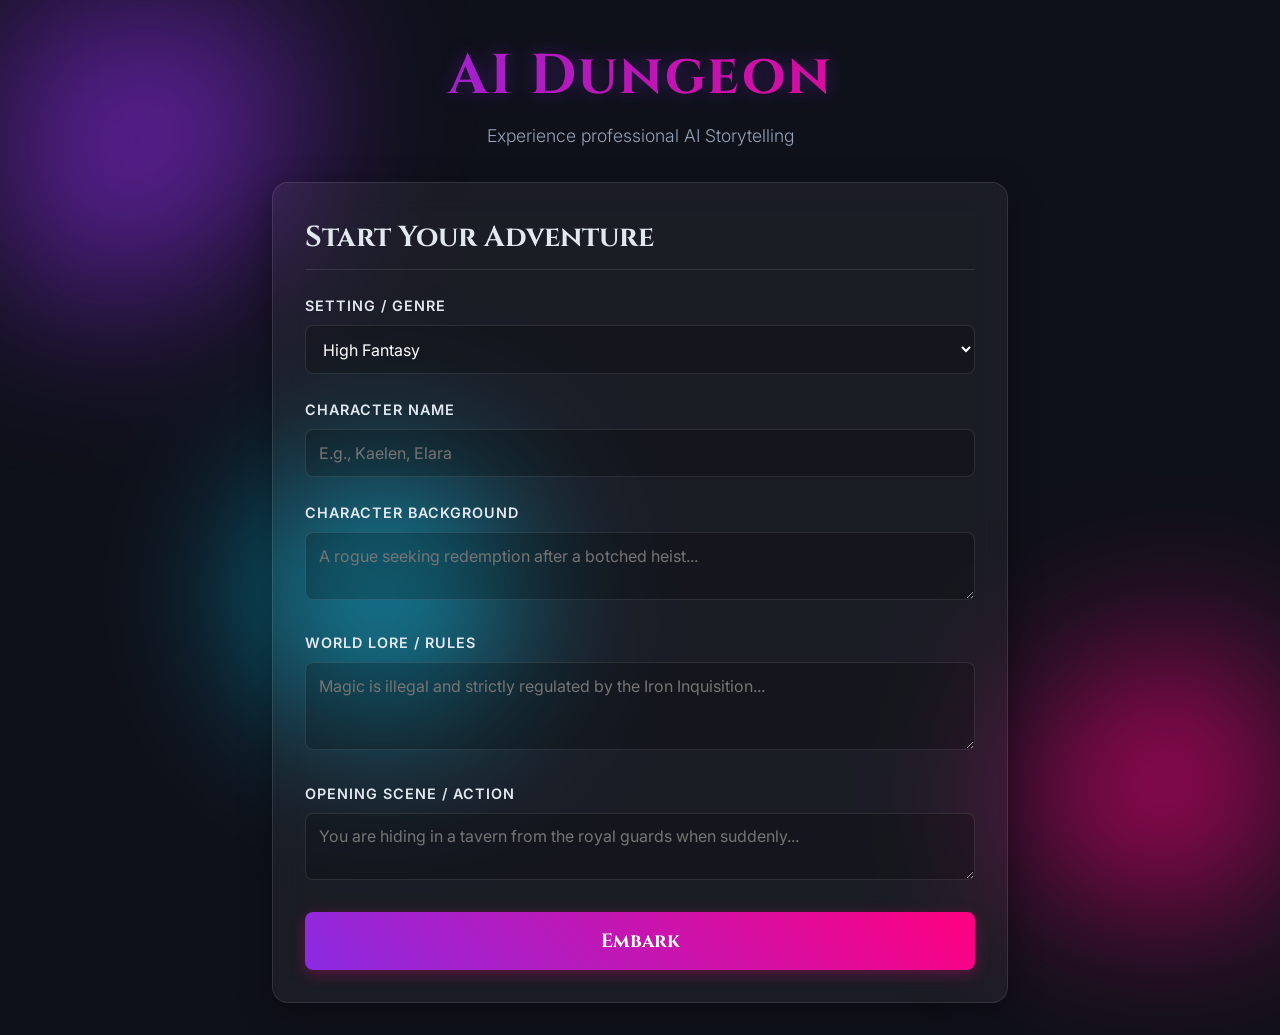
<file: ai-dungeon-story-generator/frontend/index.html>
<!DOCTYPE html>
<html lang="en">
<head>
    <meta charset="UTF-8">
    <meta name="viewport" content="width=device-width, initial-scale=1.0">
    <title>AI Dungeon - Pro Edition</title>
    <link rel="preconnect" href="https://fonts.googleapis.com">
    <link rel="preconnect" href="https://fonts.gstatic.com" crossorigin>
    <link href="https://fonts.googleapis.com/css2?family=Cinzel:wght@400;700&family=Inter:wght@300;400;600&display=swap" rel="stylesheet">
    <link rel="stylesheet" href="style.css">
    <meta name="description" content="Generate interactive fantasy stories using AI, featuring premium story generation and interactive narrative loops.">
</head>
<body>
    <div class="background-effects">
        <div class="blob blob-1"></div>
        <div class="blob blob-2"></div>
        <div class="blob blob-3"></div>
    </div>

    <main class="app-container">
        <header>
            <h1 class="glow-text">AI Dungeon</h1>
            <p class="subtitle">Experience professional AI Storytelling</p>
        </header>

        <!-- Setup Screen Section -->
        <section id="setup-screen" class="glass-panel active slide-in">
            <h2>Start Your Adventure</h2>
            
            <form id="setup-form">
                <div class="form-group">
                    <label for="genre">Setting / Genre</label>
                    <select id="genre" required>
                        <option value="High Fantasy">High Fantasy</option>
                        <option value="Dark Fantasy">Dark Fantasy</option>
                        <option value="Cyberpunk">Cyberpunk</option>
                        <option value="Cosmic Horror">Cosmic Horror</option>
                        <option value="Sci-Fi Space Opera">Sci-Fi Space Opera</option>
                    </select>
                </div>

                <div class="form-group">
                    <label for="char-name">Character Name</label>
                    <input type="text" id="char-name" placeholder="E.g., Kaelen, Elara" required autocomplete="off">
                </div>

                <div class="form-group">
                    <label for="char-details">Character Background</label>
                    <textarea id="char-details" placeholder="A rogue seeking redemption after a botched heist..." rows="2" required></textarea>
                </div>

                <div class="form-group">
                    <label for="lore">World Lore / Rules</label>
                    <textarea id="lore" placeholder="Magic is illegal and strictly regulated by the Iron Inquisition..." rows="3" required></textarea>
                </div>

                <div class="form-group">
                    <label for="starter-prompt">Opening Scene / Action</label>
                    <textarea id="starter-prompt" placeholder="You are hiding in a tavern from the royal guards when suddenly..." rows="2" required></textarea>
                </div>

                <button type="submit" class="btn-primary ripple-btn" id="start-btn">
                    <span>Embark</span>
                    <div class="loader-spinner" id="start-spinner"></div>
                </button>
            </form>
        </section>

        <!-- Story Screen Section -->
        <section id="story-screen" class="glass-panel hidden">
            <div id="story-history" class="story-history">
                <!-- Story nodes will be appended here -->
            </div>
            
            <div id="choices-container" class="choices-container">
                <!-- Interactive choices will be rendered here -->
            </div>

            <div id="loading-indicator" class="loading-overlay hidden">
                <div class="spinner"></div>
                <p>The Pro Writer is drafting your fate...</p>
            </div>
        </section>
    </main>

    <script src="script.js"></script>
</body>
</html>
</file>
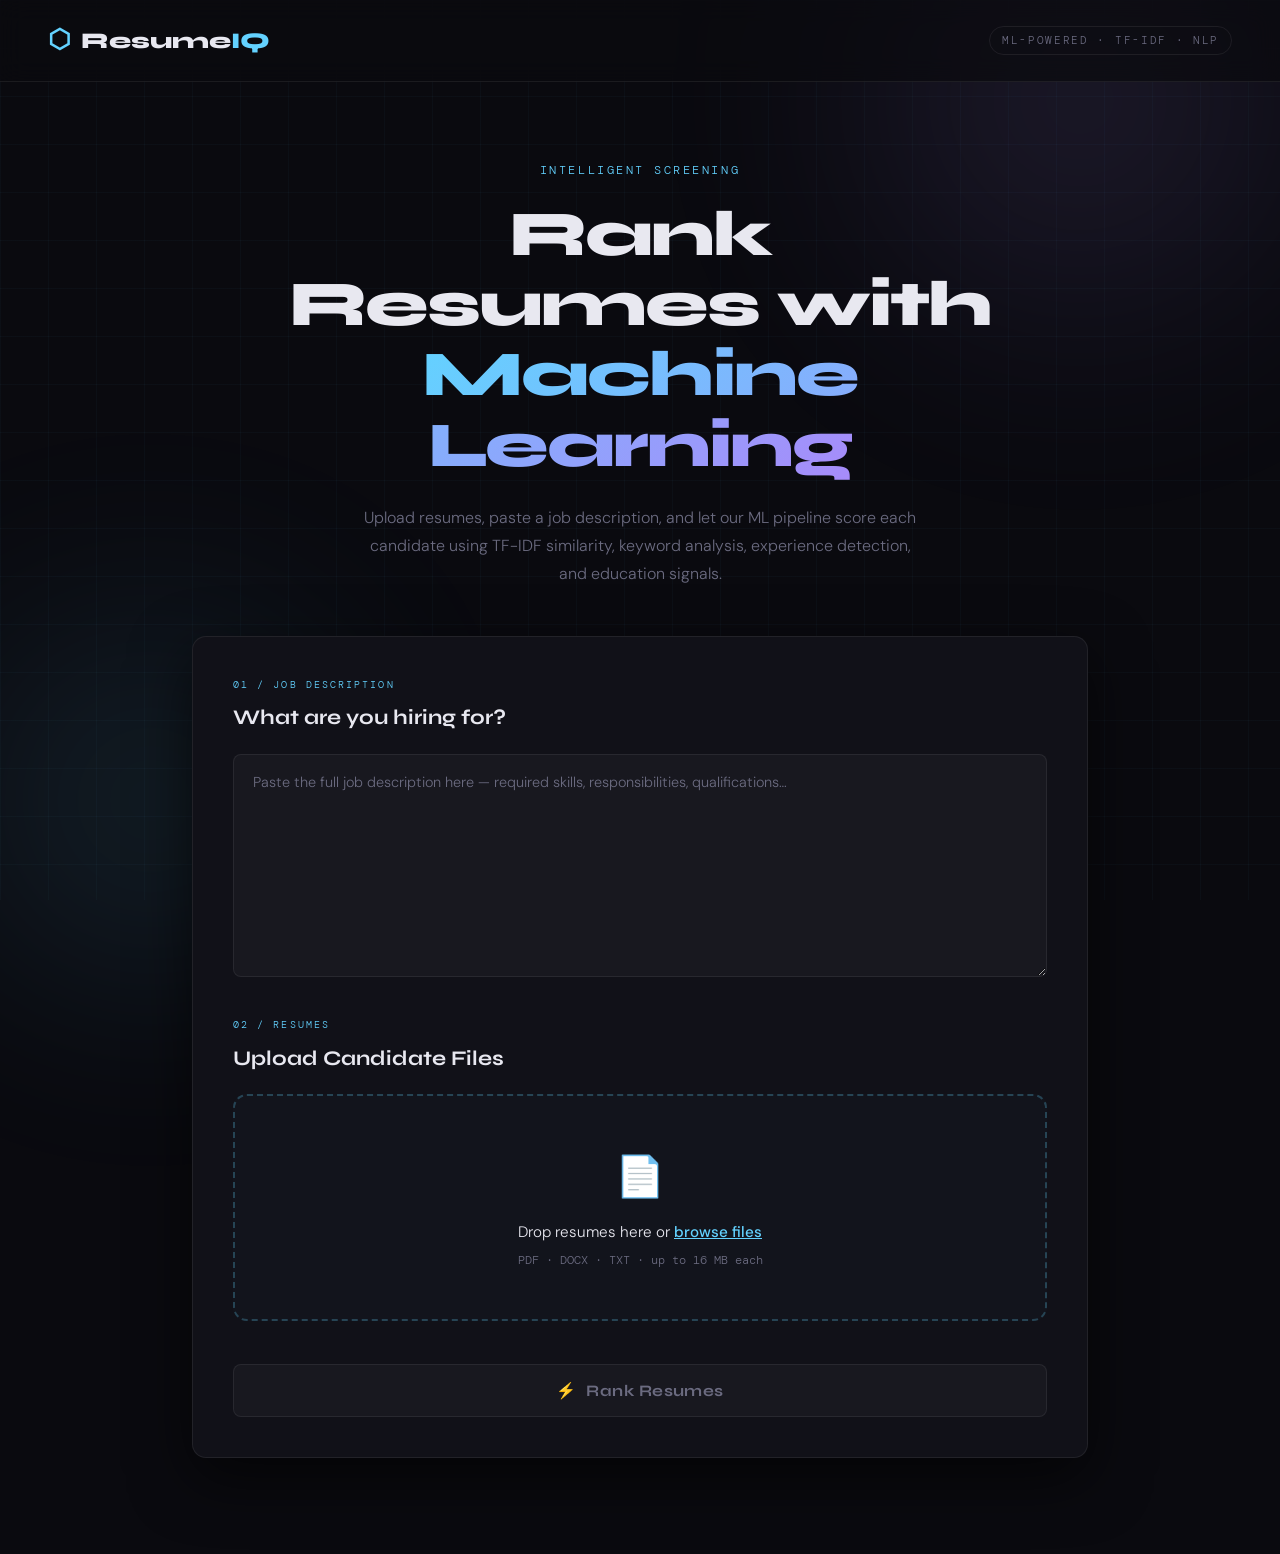
<file: Resume_ranker/frontend/index.html>
<!DOCTYPE html>
<html lang="en">

<head>
  <meta charset="UTF-8" />
  <meta name="viewport" content="width=device-width, initial-scale=1.0" />
  <title>ResumeIQ — AI Resume Ranker</title>
  <link rel="preconnect" href="https://fonts.googleapis.com" />
  <link
    href="https://fonts.googleapis.com/css2?family=Syne:wght@400;600;700;800&family=DM+Mono:wght@300;400;500&family=DM+Sans:wght@300;400;500&display=swap"
    rel="stylesheet" />
  <link rel="stylesheet" href="static/style.css" />
</head>

<body>

  <!-- ── Background ── -->
  <div class="bg-grid"></div>
  <div class="bg-glow glow-1"></div>
  <div class="bg-glow glow-2"></div>

  <!-- ── Header ── -->
  <header class="header">
    <div class="logo">
      <span class="logo-icon">⬡</span>
      <span class="logo-text">Resume<em>IQ</em></span>
    </div>
    <div class="header-tag">ML-Powered · TF-IDF · NLP</div>
  </header>

  <!-- ── Hero ── -->
  <section class="hero">
    <div class="hero-kicker">Intelligent Screening</div>
    <h1 class="hero-title">
      Rank Resumes with<br />
      <span class="gradient-text">Machine Learning</span>
    </h1>
    <p class="hero-sub">Upload resumes, paste a job description, and let our ML pipeline score each candidate using
      TF-IDF similarity, keyword analysis, experience detection, and education signals.</p>
  </section>

  <!-- ── Main App ── -->
  <main class="app-container">

    <!-- Upload Panel -->
    <section class="card upload-card">
      <div class="card-label">01 / JOB DESCRIPTION</div>
      <h2 class="card-title">What are you hiring for?</h2>
      <textarea id="jobDesc" class="jd-textarea"
        placeholder="Paste the full job description here — required skills, responsibilities, qualifications…"
        rows="8"></textarea>

      <div class="card-label" style="margin-top:2rem">02 / RESUMES</div>
      <h2 class="card-title">Upload Candidate Files</h2>

      <div class="dropzone" id="dropzone">
        <div class="drop-icon">📄</div>
        <div class="drop-text">Drop resumes here or <label for="fileInput" class="drop-link">browse files</label></div>
        <div class="drop-hint">PDF · DOCX · TXT · up to 16 MB each</div>
        <input type="file" id="fileInput" multiple accept=".pdf,.docx,.txt" hidden />
      </div>

      <div class="file-list" id="fileList"></div>

      <button class="rank-btn" id="rankBtn" disabled>
        <span class="btn-icon">⚡</span>
        <span class="btn-text">Rank Resumes</span>
        <span class="btn-loader" id="btnLoader"></span>
      </button>

      <div class="error-box" id="errorBox" hidden></div>
    </section>

    <!-- Results Panel -->
    <section class="results-panel" id="resultsPanel" hidden>
      <div class="results-header">
        <div class="results-meta">
          <span id="resultCount"></span>
          <span class="results-divider">·</span>
          <span id="resultTimestamp"></span>
        </div>
        <button class="clear-btn" id="clearBtn">✕ Clear</button>
      </div>

      <!-- Score Overview Bar -->
      <div class="overview-bar" id="overviewBar"></div>

      <!-- Candidate Cards -->
      <div class="candidate-grid" id="candidateGrid"></div>
    </section>

  </main>

  <!-- ── Detail Modal ── -->
  <div class="modal-backdrop" id="modalBackdrop" hidden>
    <div class="modal" id="modal">
      <button class="modal-close" id="modalClose">✕</button>
      <div class="modal-content" id="modalContent"></div>
    </div>
  </div>

  <script src="static/app.js"></script>
</body>

</html>
</file>
<file: ai-dungeon-story-generator/frontend/style.css>
/* Premium Dark Mode Glassmorphism Theme */

:root {
    --bg-dark: #0f111a;
    --acc-primary: #8a2be2;
    --acc-secondary: #ff007f;
    --text-main: #e2e8f0;
    --text-muted: #94a3b8;
    --glass-bg: rgba(255, 255, 255, 0.05);
    --glass-border: rgba(255, 255, 255, 0.1);
    --glass-shadow: 0 8px 32px 0 rgba(0, 0, 0, 0.37);
    --font-heading: 'Cinzel', serif;
    --font-body: 'Inter', sans-serif;
    --transition-speed: 0.3s;
}

* {
    box-sizing: border-box;
    margin: 0;
    padding: 0;
}

body {
    background-color: var(--bg-dark);
    color: var(--text-main);
    font-family: var(--font-body);
    line-height: 1.6;
    overflow-x: hidden;
    min-height: 100vh;
    display: flex;
    justify-content: center;
    align-items: center;
}

/* Dynamic Background Blobs */
.background-effects {
    position: fixed;
    top: 0;
    left: 0;
    width: 100vw;
    height: 100vh;
    z-index: -1;
    overflow: hidden;
    filter: blur(80px);
}

.blob {
    position: absolute;
    border-radius: 50%;
    opacity: 0.6;
    animation: float 20s infinite alternate ease-in-out;
}

.blob-1 {
    width: 400px;
    height: 400px;
    background: var(--acc-primary);
    top: -100px;
    left: -100px;
}

.blob-2 {
    width: 300px;
    height: 300px;
    background: var(--acc-secondary);
    bottom: -50px;
    right: -50px;
    animation-delay: -5s;
}

.blob-3 {
    width: 250px;
    height: 250px;
    background: #00d2ff;
    bottom: 20%;
    left: 20%;
    animation-delay: -10s;
}

@keyframes float {
    0% {
        transform: translate(0, 0) scale(1);
    }

    100% {
        transform: translate(50px, 50px) scale(1.1);
    }
}

/* Main Container */
.app-container {
    width: 100%;
    max-width: 800px;
    padding: 2rem;
    position: relative;
    z-index: 1;
}

/* Typography */
header {
    text-align: center;
    margin-bottom: 2rem;
}

h1.glow-text {
    font-family: var(--font-heading);
    font-size: 3.5rem;
    font-weight: 700;
    background: linear-gradient(to right, var(--acc-primary), var(--acc-secondary));
    -webkit-background-clip: text;
    background-clip: text;
    -webkit-text-fill-color: transparent;
    text-shadow: 0 0 20px rgba(138, 43, 226, 0.4);
    letter-spacing: 2px;
}

.subtitle {
    font-size: 1.1rem;
    color: var(--text-muted);
    font-weight: 300;
}

h2 {
    font-family: var(--font-heading);
    font-size: 1.8rem;
    margin-bottom: 1.5rem;
    border-bottom: 1px solid var(--glass-border);
    padding-bottom: 0.5rem;
}

/* Glass Panels */
.glass-panel {
    background: var(--glass-bg);
    backdrop-filter: blur(16px);
    -webkit-backdrop-filter: blur(16px);
    border-radius: 16px;
    border: 1px solid var(--glass-border);
    padding: 2rem;
    box-shadow: var(--glass-shadow);
    transition: all var(--transition-speed) ease;
}

.glass-panel.hidden {
    display: none;
}

/* Forms */
.form-group {
    margin-bottom: 1.5rem;
}

label {
    display: block;
    margin-bottom: 0.5rem;
    font-weight: 600;
    color: var(--text-main);
    font-size: 0.9rem;
    text-transform: uppercase;
    letter-spacing: 1px;
}

input,
select,
textarea {
    width: 100%;
    padding: 0.8rem;
    border-radius: 8px;
    background: rgba(0, 0, 0, 0.2);
    border: 1px solid var(--glass-border);
    color: #fff;
    font-family: var(--font-body);
    font-size: 1rem;
    transition: border-color 0.3s ease, box-shadow 0.3s ease;
}

input:focus,
select:focus,
textarea:focus {
    outline: none;
    border-color: var(--acc-primary);
    box-shadow: 0 0 10px rgba(138, 43, 226, 0.3);
}

textarea {
    resize: vertical;
}

/* Buttons */
.btn-primary {
    width: 100%;
    padding: 1rem;
    border: none;
    border-radius: 8px;
    background: linear-gradient(45deg, var(--acc-primary), var(--acc-secondary));
    color: #fff;
    font-family: var(--font-heading);
    font-size: 1.2rem;
    font-weight: 700;
    cursor: pointer;
    box-shadow: 0 4px 15px rgba(255, 0, 127, 0.3);
    transition: transform 0.2s ease, box-shadow 0.2s ease;
    display: flex;
    justify-content: center;
    align-items: center;
    gap: 10px;
    position: relative;
    overflow: hidden;
}

.btn-primary:hover {
    transform: translateY(-2px);
    box-shadow: 0 6px 20px rgba(255, 0, 127, 0.5);
}

.btn-primary:active {
    transform: translateY(1px);
}

/* Interactive Choices */
.choice-btn {
    width: 100%;
    padding: 1rem 1.5rem;
    margin-bottom: 1rem;
    background: rgba(255, 255, 255, 0.03);
    border: 1px solid var(--glass-border);
    border-radius: 12px;
    color: var(--text-main);
    text-align: left;
    font-family: var(--font-body);
    font-size: 1rem;
    cursor: pointer;
    transition: all 0.3s ease;
    position: relative;
    overflow: hidden;
}

.choice-btn::before {
    content: '';
    position: absolute;
    top: 0;
    left: 0;
    width: 4px;
    height: 100%;
    background: var(--acc-primary);
    transform: scaleY(0);
    transition: transform 0.3s ease;
    transform-origin: bottom;
}

.choice-btn:hover {
    background: rgba(138, 43, 226, 0.1);
    border-color: var(--acc-primary);
    transform: translateX(5px);
}

.choice-btn:hover::before {
    transform: scaleY(1);
}

/* Story Narrative */
.story-node {
    margin-bottom: 2rem;
    padding-bottom: 2rem;
    border-bottom: 1px solid var(--glass-border);
    animation: fadeIn 0.8s ease forwards;
}

.story-text {
    font-size: 1.15rem;
    line-height: 1.8;
    color: #f8fafc;
    text-shadow: 0 2px 4px rgba(0, 0, 0, 0.5);
}

.story-text p {
    margin-bottom: 1rem;
}

.story-choice-label {
    font-weight: 700;
    color: var(--acc-secondary);
    font-style: italic;
    margin-top: 1rem;
    display: block;
}

/* Loaders */
.loader-spinner {
    display: none;
    width: 20px;
    height: 20px;
    border: 3px solid rgba(255, 255, 255, 0.3);
    border-radius: 50%;
    border-top-color: #fff;
    animation: spin 1s ease-in-out infinite;
}

.spinner {
    width: 40px;
    height: 40px;
    border: 4px solid rgba(255, 255, 255, 0.1);
    border-top-color: var(--acc-primary);
    border-radius: 50%;
    animation: spin 1s linear infinite;
    margin: 0 auto 1rem auto;
}

.loading-overlay {
    text-align: center;
    padding: 2rem;
    font-family: var(--font-heading);
    color: var(--acc-primary);
}

@keyframes spin {
    to {
        transform: rotate(360deg);
    }
}

@keyframes fadeIn {
    from {
        opacity: 0;
        transform: translateY(10px);
    }

    to {
        opacity: 1;
        transform: translateY(0);
    }
}

.slide-in {
    animation: fadeIn 0.5s ease-out;
}

/* Animations */
.fade-out {
    opacity: 0;
    transform: translateY(-10px);
    transition: all 0.4s ease;
}

/* Responsive */
@media (max-width: 600px) {
    .app-container {
        padding: 1rem;
    }

    h1.glow-text {
        font-size: 2.5rem;
    }
}
</file>
<file: Resume_ranker/frontend/static/style.css>
/* ─────────────────────────────────────────────────────────────
   ResumeIQ — Dark Industrial / Editorial Design
   Fonts: Syne (display) · DM Mono (code/labels) · DM Sans (body)
───────────────────────────────────────────────────────────── */

:root {
  --bg:          #0a0a0f;
  --surface:     #111118;
  --surface2:    #18181f;
  --border:      rgba(255,255,255,0.07);
  --border-accent: rgba(99,210,255,0.25);
  --text:        #e8e8f0;
  --text-muted:  #6b6b80;
  --text-dim:    #3a3a50;
  --accent:      #63d2ff;
  --accent2:     #a78bfa;
  --accent3:     #34d399;
  --danger:      #f87171;
  --gold:        #fbbf24;
  --radius:      14px;
  --radius-sm:   8px;
  --shadow:      0 20px 60px rgba(0,0,0,0.6);
}

*, *::before, *::after { box-sizing: border-box; margin: 0; padding: 0; }

html { font-size: 16px; scroll-behavior: smooth; }

body {
  background: var(--bg);
  color: var(--text);
  font-family: 'DM Sans', sans-serif;
  font-weight: 300;
  line-height: 1.6;
  min-height: 100vh;
  overflow-x: hidden;
}

/* ── Background ─────────────────────────────────────────────── */

.bg-grid {
  position: fixed; inset: 0; z-index: 0; pointer-events: none;
  background-image:
    linear-gradient(rgba(99,210,255,0.03) 1px, transparent 1px),
    linear-gradient(90deg, rgba(99,210,255,0.03) 1px, transparent 1px);
  background-size: 48px 48px;
}

.bg-glow {
  position: fixed; border-radius: 50%; pointer-events: none; z-index: 0;
  filter: blur(120px); opacity: 0.18;
}
.glow-1 {
  width: 600px; height: 600px; top: -200px; right: -100px;
  background: radial-gradient(circle, #a78bfa 0%, transparent 70%);
  animation: drift1 12s ease-in-out infinite alternate;
}
.glow-2 {
  width: 500px; height: 500px; bottom: -150px; left: -100px;
  background: radial-gradient(circle, #63d2ff 0%, transparent 70%);
  animation: drift2 15s ease-in-out infinite alternate;
}
@keyframes drift1 { to { transform: translate(60px, 40px); } }
@keyframes drift2 { to { transform: translate(40px, -60px); } }

/* ── Header ─────────────────────────────────────────────────── */

.header {
  position: relative; z-index: 10;
  display: flex; align-items: center; justify-content: space-between;
  padding: 1.25rem 3rem;
  border-bottom: 1px solid var(--border);
  backdrop-filter: blur(12px);
  background: rgba(10,10,15,0.7);
}

.logo {
  display: flex; align-items: center; gap: 0.6rem;
  font-family: 'Syne', sans-serif; font-size: 1.4rem; font-weight: 800;
}
.logo-icon { color: var(--accent); font-size: 1.6rem; }
.logo-text { color: var(--text); }
.logo-text em { color: var(--accent); font-style: normal; }

.header-tag {
  font-family: 'DM Mono', monospace; font-size: 0.7rem;
  color: var(--text-muted); letter-spacing: 0.15em; text-transform: uppercase;
  border: 1px solid var(--border);
  padding: 0.3rem 0.75rem; border-radius: 100px;
}

/* ── Hero ────────────────────────────────────────────────────── */

.hero {
  position: relative; z-index: 5;
  text-align: center; padding: 5rem 2rem 3rem;
  max-width: 780px; margin: 0 auto;
}

.hero-kicker {
  font-family: 'DM Mono', monospace; font-size: 0.72rem;
  color: var(--accent); letter-spacing: 0.22em; text-transform: uppercase;
  margin-bottom: 1.2rem;
}

.hero-title {
  font-family: 'Syne', sans-serif; font-size: clamp(2.4rem, 6vw, 4rem);
  font-weight: 800; line-height: 1.1; letter-spacing: -0.03em;
  color: var(--text); margin-bottom: 1.4rem;
}

.gradient-text {
  background: linear-gradient(135deg, var(--accent) 0%, var(--accent2) 100%);
  -webkit-background-clip: text; -webkit-text-fill-color: transparent;
  background-clip: text;
}

.hero-sub {
  font-size: 1rem; color: var(--text-muted); max-width: 560px; margin: 0 auto;
  line-height: 1.75;
}

/* ── Layout ──────────────────────────────────────────────────── */

.app-container {
  position: relative; z-index: 5;
  max-width: 960px; margin: 0 auto;
  padding: 0 2rem 6rem;
  display: flex; flex-direction: column; gap: 2rem;
}

/* ── Card ────────────────────────────────────────────────────── */

.card {
  background: var(--surface);
  border: 1px solid var(--border);
  border-radius: var(--radius);
  padding: 2.5rem;
  box-shadow: var(--shadow);
}

.card-label {
  font-family: 'DM Mono', monospace; font-size: 0.65rem;
  color: var(--accent); letter-spacing: 0.2em; text-transform: uppercase;
  margin-bottom: 0.5rem;
}

.card-title {
  font-family: 'Syne', sans-serif; font-size: 1.3rem; font-weight: 700;
  color: var(--text); margin-bottom: 1.2rem;
}

/* ── Textarea ────────────────────────────────────────────────── */

.jd-textarea {
  width: 100%;
  background: var(--surface2);
  border: 1px solid var(--border);
  border-radius: var(--radius-sm);
  color: var(--text);
  font-family: 'DM Sans', sans-serif; font-size: 0.9rem; font-weight: 300;
  padding: 1rem 1.2rem;
  resize: vertical; outline: none;
  transition: border-color 0.2s;
  line-height: 1.65;
}
.jd-textarea:focus { border-color: var(--accent); }
.jd-textarea::placeholder { color: var(--text-muted); }

/* ── Dropzone ────────────────────────────────────────────────── */

.dropzone {
  border: 2px dashed var(--border-accent);
  border-radius: var(--radius);
  padding: 3rem 2rem;
  text-align: center;
  cursor: pointer;
  transition: all 0.2s;
  background: rgba(99,210,255,0.02);
  margin-bottom: 1.2rem;
}
.dropzone:hover, .dropzone.drag-over {
  border-color: var(--accent);
  background: rgba(99,210,255,0.06);
}
.drop-icon { font-size: 2.5rem; margin-bottom: 0.75rem; }
.drop-text { font-size: 0.95rem; color: var(--text); margin-bottom: 0.4rem; }
.drop-link {
  color: var(--accent); text-decoration: underline; cursor: pointer;
  font-weight: 500;
}
.drop-hint { font-size: 0.78rem; color: var(--text-muted); font-family: 'DM Mono', monospace; }

/* ── File List ───────────────────────────────────────────────── */

.file-list {
  display: flex; flex-direction: column; gap: 0.5rem; margin-bottom: 1.5rem;
}

.file-item {
  display: flex; align-items: center; justify-content: space-between;
  background: var(--surface2); border: 1px solid var(--border);
  border-radius: var(--radius-sm); padding: 0.65rem 1rem;
  animation: slideIn 0.25s ease forwards;
}
@keyframes slideIn {
  from { opacity: 0; transform: translateY(-8px); }
  to   { opacity: 1; transform: translateY(0); }
}

.file-item-left { display: flex; align-items: center; gap: 0.75rem; }
.file-type-badge {
  font-family: 'DM Mono', monospace; font-size: 0.6rem; font-weight: 500;
  text-transform: uppercase; padding: 0.2rem 0.5rem;
  border-radius: 4px; letter-spacing: 0.1em;
}
.badge-pdf  { background: rgba(248,113,113,0.15); color: #f87171; border: 1px solid rgba(248,113,113,0.3); }
.badge-docx { background: rgba(99,210,255,0.15);  color: var(--accent); border: 1px solid var(--border-accent); }
.badge-txt  { background: rgba(52,211,153,0.15);  color: var(--accent3); border: 1px solid rgba(52,211,153,0.3); }

.file-name { font-size: 0.85rem; color: var(--text); }
.file-size { font-family: 'DM Mono', monospace; font-size: 0.7rem; color: var(--text-muted); }

.file-remove {
  background: none; border: none; color: var(--text-muted);
  cursor: pointer; font-size: 1rem; padding: 0.2rem 0.4rem;
  border-radius: 4px; transition: color 0.2s;
}
.file-remove:hover { color: var(--danger); }

/* ── Rank Button ─────────────────────────────────────────────── */

.rank-btn {
  width: 100%; padding: 1rem 2rem;
  background: linear-gradient(135deg, var(--accent) 0%, var(--accent2) 100%);
  border: none; border-radius: var(--radius-sm);
  color: #0a0a0f; font-family: 'Syne', sans-serif; font-size: 1rem; font-weight: 700;
  cursor: pointer; display: flex; align-items: center; justify-content: center; gap: 0.6rem;
  transition: all 0.25s; letter-spacing: 0.03em; position: relative; overflow: hidden;
}
.rank-btn::after {
  content: ''; position: absolute; inset: 0;
  background: linear-gradient(135deg, transparent 0%, rgba(255,255,255,0.15) 100%);
  opacity: 0; transition: opacity 0.2s;
}
.rank-btn:hover:not(:disabled)::after { opacity: 1; }
.rank-btn:hover:not(:disabled) { transform: translateY(-2px); box-shadow: 0 8px 30px rgba(99,210,255,0.35); }
.rank-btn:active:not(:disabled) { transform: translateY(0); }
.rank-btn:disabled {
  background: var(--surface2); color: var(--text-muted);
  border: 1px solid var(--border); cursor: not-allowed;
}

.btn-loader {
  width: 16px; height: 16px; border-radius: 50%;
  border: 2px solid rgba(0,0,0,0.2); border-top-color: #0a0a0f;
  animation: spin 0.7s linear infinite; display: none;
}
.rank-btn.loading .btn-loader { display: block; }
.rank-btn.loading .btn-text { opacity: 0.7; }

@keyframes spin { to { transform: rotate(360deg); } }

/* ── Error ───────────────────────────────────────────────────── */

.error-box {
  margin-top: 1rem; padding: 0.9rem 1.2rem;
  background: rgba(248,113,113,0.1); border: 1px solid rgba(248,113,113,0.3);
  border-radius: var(--radius-sm); color: var(--danger);
  font-size: 0.85rem;
}

/* ── Results Panel ───────────────────────────────────────────── */

.results-panel {
  animation: fadeUp 0.4s ease forwards;
}
@keyframes fadeUp {
  from { opacity: 0; transform: translateY(20px); }
  to   { opacity: 1; transform: translateY(0); }
}

.results-header {
  display: flex; align-items: center; justify-content: space-between;
  margin-bottom: 1.5rem;
}
.results-meta {
  font-family: 'DM Mono', monospace; font-size: 0.8rem; color: var(--text-muted);
  display: flex; align-items: center; gap: 0.6rem;
}
.results-divider { color: var(--text-dim); }

.clear-btn {
  background: var(--surface); border: 1px solid var(--border);
  color: var(--text-muted); border-radius: var(--radius-sm);
  padding: 0.4rem 0.9rem; font-size: 0.78rem; cursor: pointer;
  font-family: 'DM Mono', monospace; transition: all 0.2s;
}
.clear-btn:hover { color: var(--danger); border-color: rgba(248,113,113,0.4); }

/* ── Overview Bar ────────────────────────────────────────────── */

.overview-bar {
  background: var(--surface); border: 1px solid var(--border);
  border-radius: var(--radius); padding: 1.5rem 2rem; margin-bottom: 1.5rem;
  display: flex; gap: 2rem; align-items: center; flex-wrap: wrap;
}
.ov-item { text-align: center; flex: 1; min-width: 100px; }
.ov-value {
  font-family: 'Syne', sans-serif; font-size: 2rem; font-weight: 800;
  color: var(--accent);
}
.ov-label {
  font-family: 'DM Mono', monospace; font-size: 0.65rem;
  color: var(--text-muted); text-transform: uppercase; letter-spacing: 0.12em;
  margin-top: 0.2rem;
}

/* ── Candidate Cards ─────────────────────────────────────────── */

.candidate-grid {
  display: flex; flex-direction: column; gap: 1rem;
}

.candidate-card {
  background: var(--surface); border: 1px solid var(--border);
  border-radius: var(--radius); padding: 1.5rem 1.75rem;
  cursor: pointer; transition: all 0.2s;
  display: grid; grid-template-columns: 48px 1fr auto; gap: 1rem; align-items: center;
  animation: slideIn 0.3s ease forwards;
}
.candidate-card:hover {
  border-color: var(--border-accent);
  transform: translateX(4px);
  box-shadow: 0 4px 24px rgba(99,210,255,0.08);
}
.candidate-card.rank-1 { border-left: 3px solid var(--gold); }
.candidate-card.rank-2 { border-left: 3px solid #94a3b8; }
.candidate-card.rank-3 { border-left: 3px solid #b45309; }

.rank-badge {
  width: 40px; height: 40px; border-radius: 50%; display: flex;
  align-items: center; justify-content: center;
  font-family: 'Syne', sans-serif; font-size: 1rem; font-weight: 800;
}
.rank-badge.r1 { background: rgba(251,191,36,0.15); color: var(--gold); border: 1.5px solid var(--gold); }
.rank-badge.r2 { background: rgba(148,163,184,0.1); color: #94a3b8; border: 1.5px solid #94a3b8; }
.rank-badge.r3 { background: rgba(180,83,9,0.15); color: #d97706; border: 1.5px solid #b45309; }
.rank-badge.rn { background: var(--surface2); color: var(--text-muted); border: 1.5px solid var(--border); }

.card-main { display: flex; flex-direction: column; gap: 0.5rem; min-width: 0; }
.candidate-name {
  font-family: 'Syne', sans-serif; font-weight: 700; font-size: 1rem;
  color: var(--text); white-space: nowrap; overflow: hidden; text-overflow: ellipsis;
}
.candidate-meta { display: flex; align-items: center; gap: 0.75rem; flex-wrap: wrap; }

.skill-tag {
  font-family: 'DM Mono', monospace; font-size: 0.62rem; text-transform: uppercase;
  padding: 0.18rem 0.5rem; border-radius: 4px; letter-spacing: 0.06em;
  background: rgba(99,210,255,0.1); color: var(--accent);
  border: 1px solid rgba(99,210,255,0.2);
}
.skill-tag.missing {
  background: rgba(248,113,113,0.08); color: var(--danger);
  border-color: rgba(248,113,113,0.2);
}

.score-side { text-align: right; }
.score-value {
  font-family: 'Syne', sans-serif; font-size: 1.8rem; font-weight: 800; line-height: 1;
}
.score-value.excellent { color: var(--accent3); }
.score-value.good      { color: var(--accent); }
.score-value.average   { color: var(--gold); }
.score-value.below     { color: #fb923c; }
.score-value.poor      { color: var(--danger); }

.grade-label {
  font-family: 'DM Mono', monospace; font-size: 0.65rem; text-transform: uppercase;
  color: var(--text-muted); letter-spacing: 0.1em; margin-top: 0.2rem;
}

/* Score Bar */
.score-bar-track {
  width: 100%; height: 3px; background: var(--surface2); border-radius: 2px;
  margin-top: 0.6rem; overflow: hidden;
}
.score-bar-fill {
  height: 100%; border-radius: 2px;
  transition: width 1s cubic-bezier(0.4, 0, 0.2, 1);
  background: linear-gradient(90deg, var(--accent) 0%, var(--accent2) 100%);
}

/* ── Modal ───────────────────────────────────────────────────── */

.modal-backdrop {
  position: fixed; inset: 0; z-index: 100;
  background: rgba(0,0,0,0.7); backdrop-filter: blur(8px);
  display: flex; align-items: center; justify-content: center; padding: 2rem;
  animation: fadeIn 0.2s ease;
}
.modal-backdrop[hidden] {
  display: none !important;
}
@keyframes fadeIn { from { opacity: 0; } to { opacity: 1; } }

.modal {
  background: var(--surface); border: 1px solid var(--border-accent);
  border-radius: var(--radius); max-width: 680px; width: 100%;
  max-height: 85vh; overflow-y: auto; padding: 2.5rem;
  position: relative; box-shadow: 0 40px 100px rgba(0,0,0,0.8);
  animation: modalIn 0.25s cubic-bezier(0.34, 1.56, 0.64, 1);
}
@keyframes modalIn {
  from { opacity: 0; transform: scale(0.92); }
  to   { opacity: 1; transform: scale(1); }
}

.modal-close {
  position: absolute; top: 1.2rem; right: 1.2rem;
  background: var(--surface2); border: 1px solid var(--border);
  color: var(--text-muted); border-radius: 50%; width: 32px; height: 32px;
  cursor: pointer; font-size: 0.8rem; transition: all 0.2s;
  display: flex; align-items: center; justify-content: center;
}
.modal-close:hover { color: var(--danger); border-color: rgba(248,113,113,0.4); }

.modal-title {
  font-family: 'Syne', sans-serif; font-size: 1.5rem; font-weight: 800;
  color: var(--text); margin-bottom: 0.4rem;
}
.modal-score {
  font-family: 'Syne', sans-serif; font-size: 3.5rem; font-weight: 800;
  line-height: 1; margin: 1rem 0 0.3rem;
}
.modal-grade {
  font-family: 'DM Mono', monospace; font-size: 0.75rem; text-transform: uppercase;
  color: var(--text-muted); letter-spacing: 0.15em; margin-bottom: 2rem;
}
.modal-divider {
  height: 1px; background: var(--border); margin: 1.5rem 0;
}
.modal-section-title {
  font-family: 'DM Mono', monospace; font-size: 0.68rem;
  color: var(--accent); text-transform: uppercase; letter-spacing: 0.18em;
  margin-bottom: 1rem;
}

/* Breakdown rows */
.breakdown-row {
  display: flex; align-items: center; gap: 1rem; margin-bottom: 0.85rem;
}
.br-label {
  font-size: 0.82rem; color: var(--text-muted); min-width: 130px;
}
.br-bar-track {
  flex: 1; height: 6px; background: var(--surface2); border-radius: 3px; overflow: hidden;
}
.br-bar-fill {
  height: 100%; border-radius: 3px;
  background: linear-gradient(90deg, var(--accent) 0%, var(--accent2) 100%);
  transition: width 0.8s ease;
}
.br-value {
  font-family: 'DM Mono', monospace; font-size: 0.75rem;
  color: var(--text); min-width: 38px; text-align: right;
}

/* Skill tags in modal */
.skill-tags-row {
  display: flex; flex-wrap: wrap; gap: 0.4rem; margin-top: 0.5rem;
}
.stag {
  font-family: 'DM Mono', monospace; font-size: 0.65rem; text-transform: uppercase;
  padding: 0.25rem 0.6rem; border-radius: 4px; letter-spacing: 0.06em;
}
.stag-match  { background: rgba(52,211,153,0.12); color: var(--accent3); border: 1px solid rgba(52,211,153,0.25); }
.stag-miss   { background: rgba(248,113,113,0.1);  color: var(--danger);  border: 1px solid rgba(248,113,113,0.2); }

/* ── Scrollbar ───────────────────────────────────────────────── */

::-webkit-scrollbar { width: 6px; }
::-webkit-scrollbar-track { background: var(--bg); }
::-webkit-scrollbar-thumb { background: var(--surface2); border-radius: 3px; }
::-webkit-scrollbar-thumb:hover { background: var(--text-dim); }

/* ── Responsive ──────────────────────────────────────────────── */

@media (max-width: 640px) {
  .header { padding: 1rem 1.5rem; }
  .header-tag { display: none; }
  .hero { padding: 3rem 1.5rem 2rem; }
  .app-container { padding: 0 1rem 4rem; }
  .card { padding: 1.5rem; }
  .candidate-card { grid-template-columns: 40px 1fr auto; padding: 1.1rem; }
  .overview-bar { gap: 1rem; }
}
</file>
